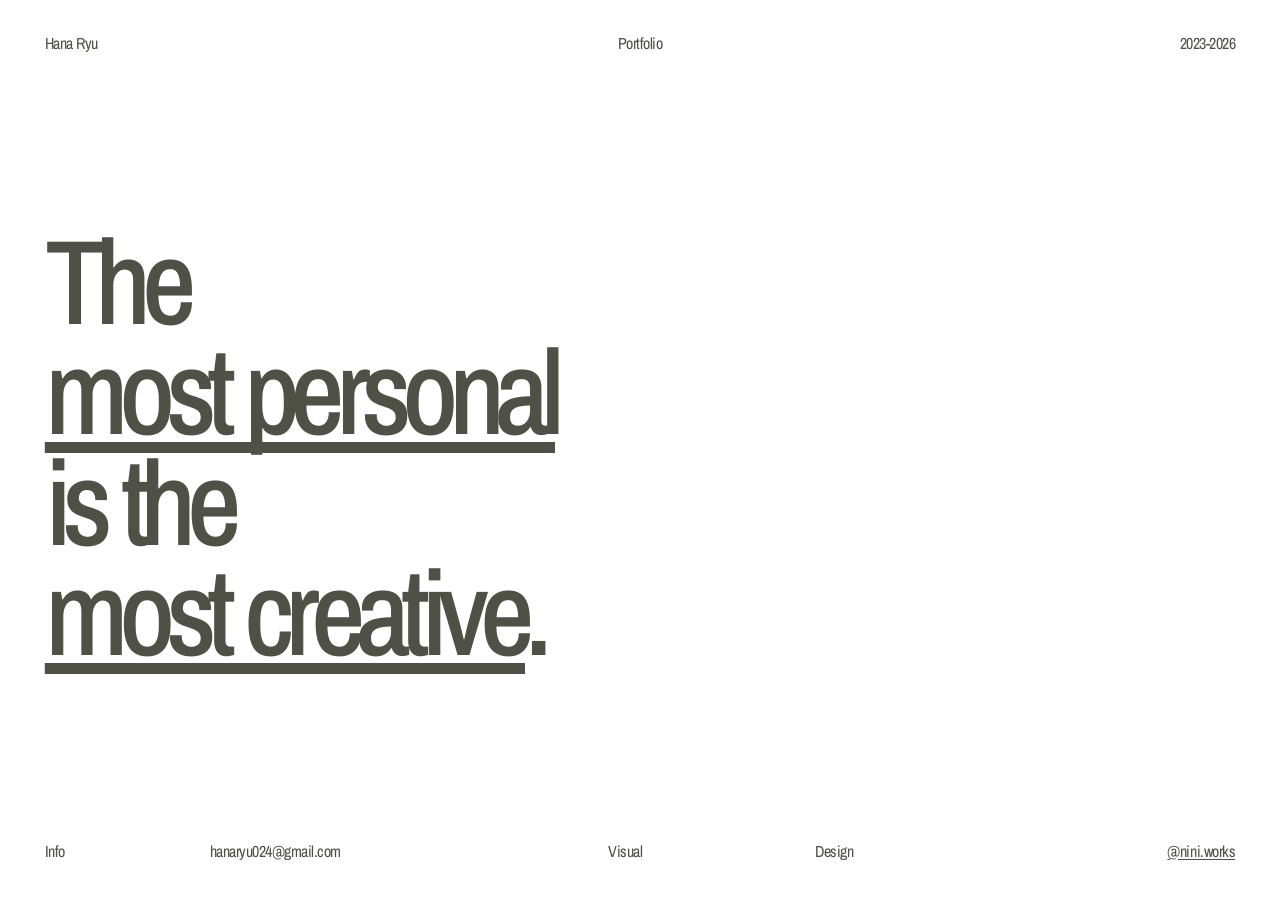
<file: index.html>
<!DOCTYPE html>
<html lang="en">
  <head>
    <meta charset="UTF-8" />
    <meta name="viewport" content="width=device-width, initial-scale=1.0" />
    <title>Ryu Portfolio</title>
    <meta name="description" content="Ryu Portfolio" />
    <meta property="og:title" content="Ryu Portfolio" />
    <meta property="og:description" content="Ryu Portfolio" />
    <meta property="og:site_name" content="Ryu Portfolio" />
    <meta property="og:type" content="website" />
    <meta name="twitter:title" content="Ryu Portfolio" />
    <meta name="twitter:description" content="Ryu Portfolio" />
    <link rel="preconnect" href="https://fonts.googleapis.com" />
    <link rel="preconnect" href="https://fonts.gstatic.com" crossorigin />
    <link
      href="https://fonts.googleapis.com/css2?family=Archivo+Narrow:wght@400;500;600&display=swap"
      rel="stylesheet"
    />
    <link rel="stylesheet" href="style.css" />
  </head>
  <body class="landing-page">
    <div class="page-shell">
      <header class="site-header">
        <span>Hana Ryu</span>
        <span>Portfolio</span>
        <span>2023-2026</span>
      </header>

      <main class="hero">
        <h1 class="hero-copy">
          The<br class="desktop-break" />
          <a href="personal.html" class="hero-link">most personal</a><br class="desktop-break" />
          is the<br class="desktop-break" />
          <a href="creative.html" class="hero-link">most creative</a>.
        </h1>
      </main>

      <footer class="site-footer">
        <div class="footer-block">
          <span>Info</span>
        </div>
        <div class="footer-block">
          <span>hanaryu024@gmail.com</span>
        </div>
        <div class="footer-block">
          <span>Visual</span>
        </div>
        <div class="footer-block">
          <span>Design</span>
        </div>
        <div class="footer-block">
          <span>@nini.works</span>
        </div>
      </footer>
    </div>
  </body>
</html>
</file>
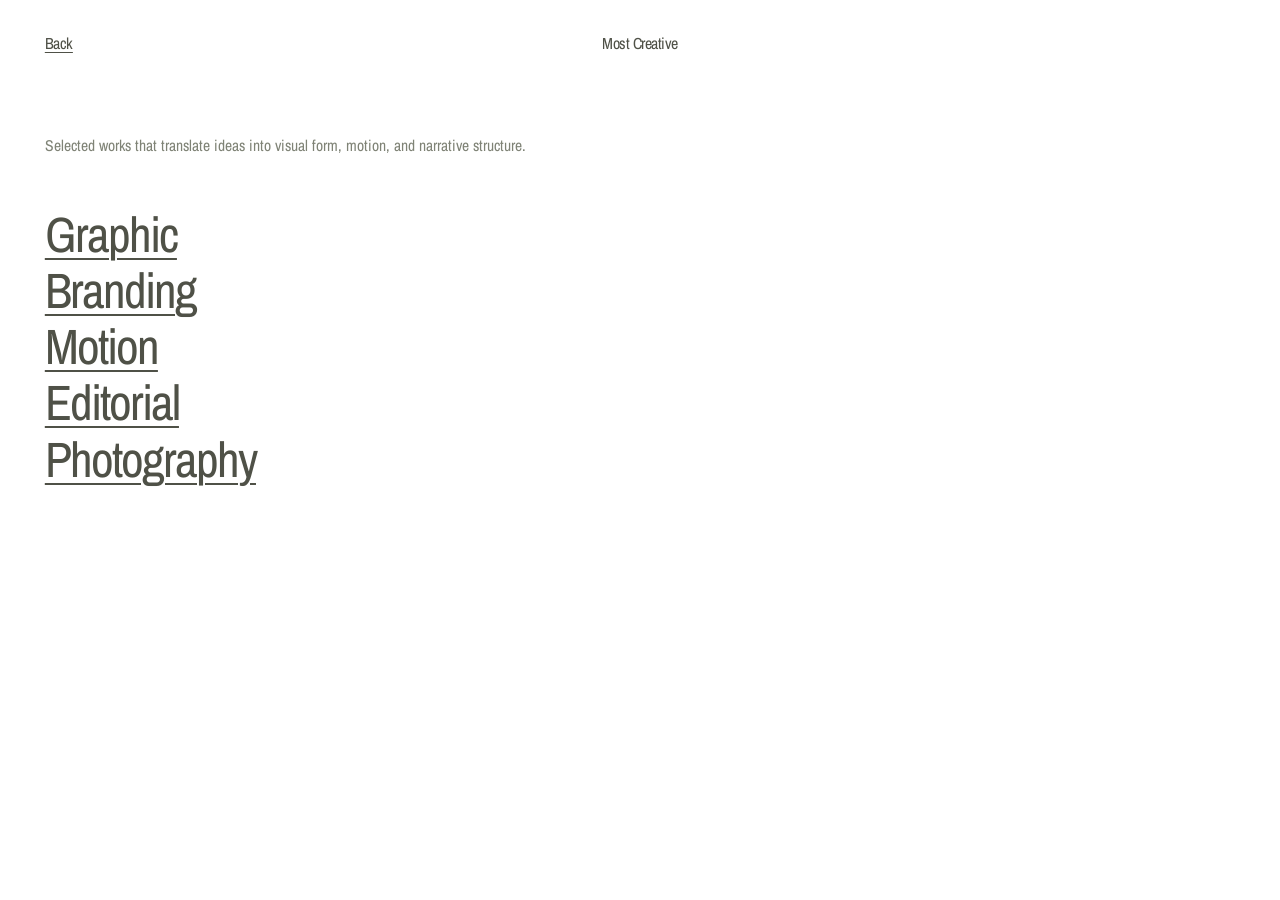
<file: creative.html>
<!DOCTYPE html>
<html lang="en">
  <head>
    <meta charset="UTF-8" />
    <meta name="viewport" content="width=device-width, initial-scale=1.0" />
    <title>Most Creative</title>
    <link rel="preconnect" href="https://fonts.googleapis.com" />
    <link rel="preconnect" href="https://fonts.gstatic.com" crossorigin />
    <link
      href="https://fonts.googleapis.com/css2?family=Archivo+Narrow:wght@400;500;600&display=swap"
      rel="stylesheet"
    />
    <link rel="stylesheet" href="style.css" />
  </head>
  <body>
    <div class="subpage-shell">
      <header class="subpage-header">
        <a href="index.html" class="back-link">Back</a>
        <span>Most Creative</span>
      </header>

      <main class="creative-page">
        <section class="creative-intro">
          <p>
            Selected works that translate ideas into visual form, motion, and
            narrative structure.
          </p>
        </section>

        <section class="project-list" aria-label="Creative project list">
          <a href="dummyoneproject.html" class="project-item">
            <span class="project-title">Graphic</span>
          </a>
          <article class="project-item">
            <span class="project-title">Branding</span>
          </article>
          <article class="project-item">
            <span class="project-title">Motion</span>
          </article>
          <article class="project-item">
            <span class="project-title">Editorial</span>
          </article>
          <article class="project-item">
            <span class="project-title">Photography</span>
          </article>
        </section>
      </main>
    </div>
  </body>
</html>
</file>
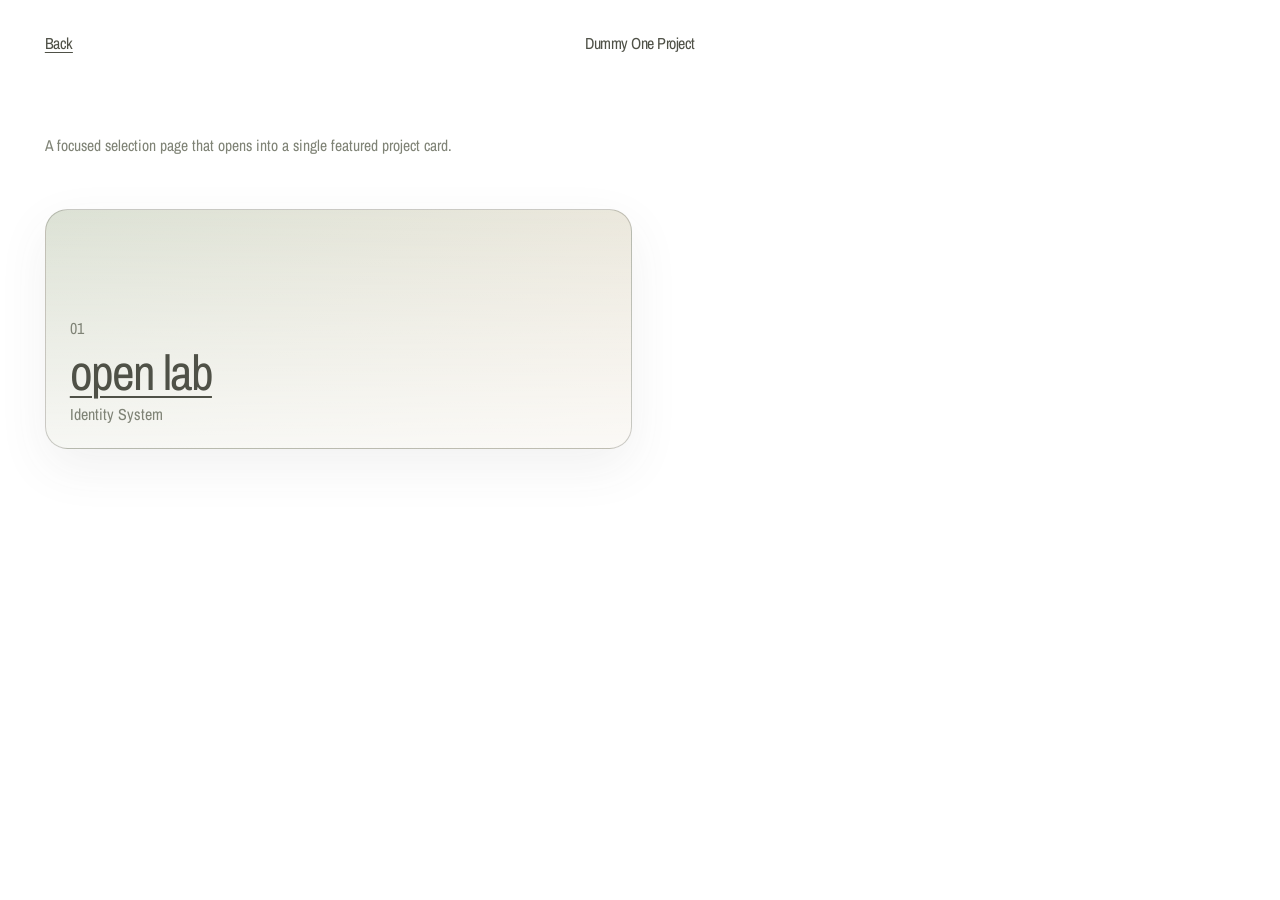
<file: dummyoneproject.html>
<!DOCTYPE html>
<html lang="en">
  <head>
    <meta charset="UTF-8" />
    <meta name="viewport" content="width=device-width, initial-scale=1.0" />
    <title>Dummy One Project</title>
    <link rel="preconnect" href="https://fonts.googleapis.com" />
    <link rel="preconnect" href="https://fonts.gstatic.com" crossorigin />
    <link
      href="https://fonts.googleapis.com/css2?family=Archivo+Narrow:wght@400;500;600&display=swap"
      rel="stylesheet"
    />
    <link rel="stylesheet" href="style.css" />
  </head>
  <body>
    <div class="subpage-shell">
      <header class="subpage-header">
        <a href="creative.html" class="back-link">Back</a>
        <span>Dummy One Project</span>
      </header>

      <main class="creative-page">
        <section class="creative-intro">
          <p>
            A focused selection page that opens into a single featured project
            card.
          </p>
        </section>

        <section class="project-grid" aria-label="Dummy project grid">
          <a href="openlab.html" class="project-card project-card-featured">
            <span class="project-number">01</span>
            <span class="project-title">open lab</span>
            <span class="project-tag">Identity System</span>
          </a>
        </section>
      </main>
    </div>
  </body>
</html>
</file>
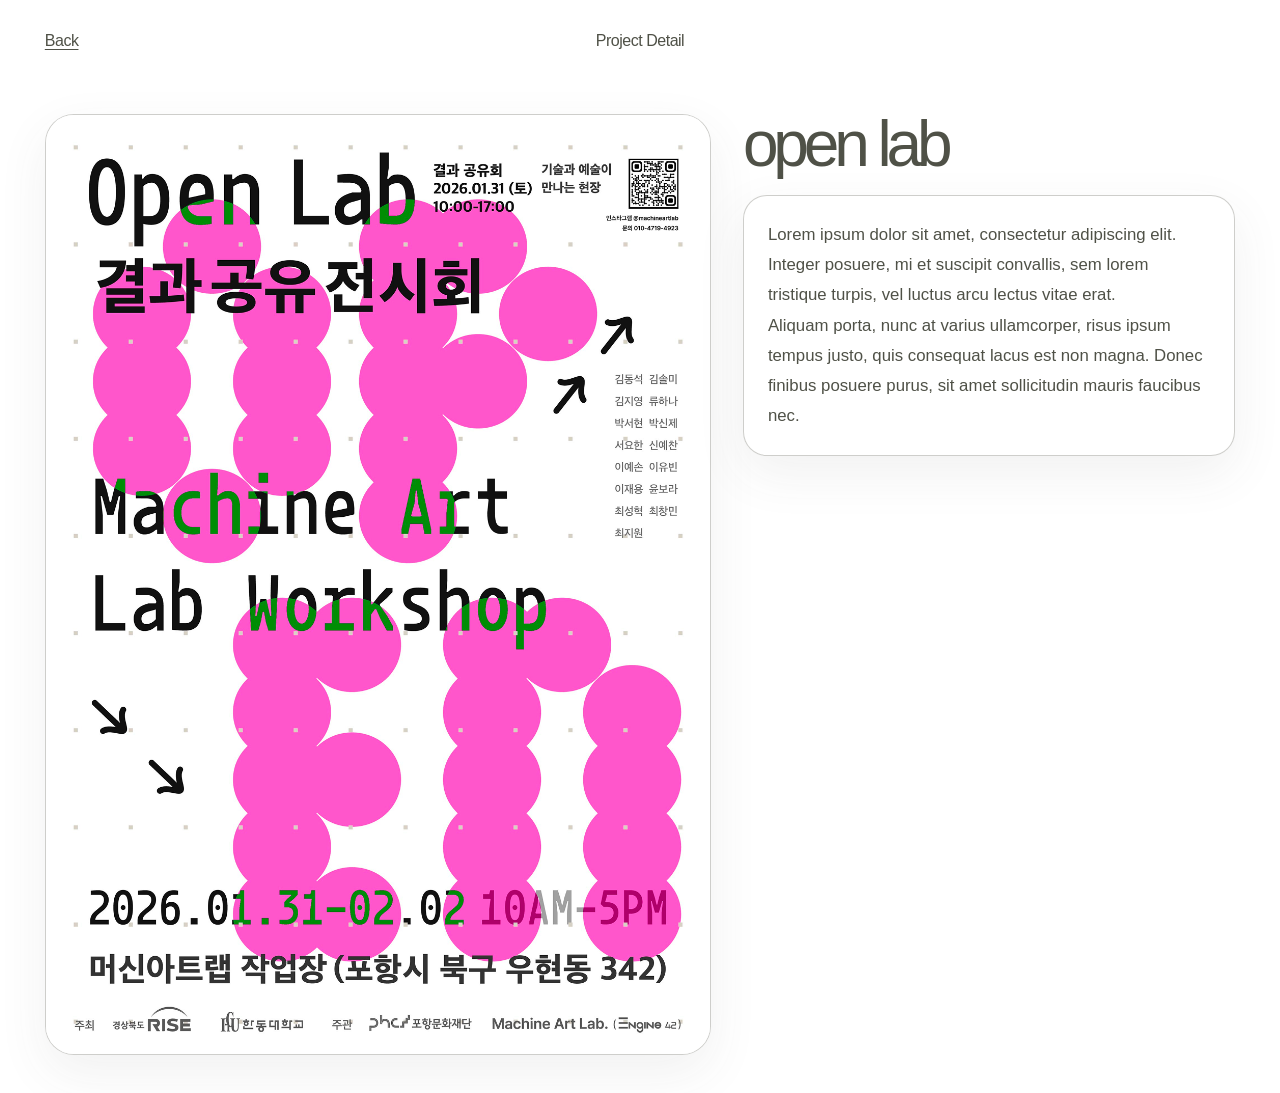
<file: openlab.html>
<!DOCTYPE html>
<html lang="en">
  <head>
    <meta charset="UTF-8" />
    <meta name="viewport" content="width=device-width, initial-scale=1.0" />
    <title>Open Lab</title>
    <link rel="preconnect" href="https://fonts.googleapis.com" />
    <link rel="preconnect" href="https://fonts.gstatic.com" crossorigin />
    <link
      href="https://fonts.googleapis.com/css2?family=Manrope:wght@400;500;600&display=swap"
      rel="stylesheet"
    />
    <link rel="stylesheet" href="style.css" />
  </head>
  <body>
    <div class="subpage-shell">
      <header class="subpage-header">
        <a href="dummyoneproject.html" class="back-link">Back</a>
        <span>Project Detail</span>
      </header>

      <main class="project-detail-grid">
        <figure class="project-visual">
          <img
            src="image/openlab_main.png"
            alt="Open Lab main visual"
            class="project-image"
          />
        </figure>

        <section class="project-meta">
          <h1 class="project-heading project-heading-small">open lab</h1>
          <div class="project-description-box">
            <p>
              Lorem ipsum dolor sit amet, consectetur adipiscing elit. Integer
              posuere, mi et suscipit convallis, sem lorem tristique turpis, vel
              luctus arcu lectus vitae erat.
            </p>
            <p>
              Aliquam porta, nunc at varius ullamcorper, risus ipsum tempus
              justo, quis consequat lacus est non magna. Donec finibus posuere
              purus, sit amet sollicitudin mauris faucibus nec.
            </p>
          </div>
        </section>
      </main>
    </div>
  </body>
</html>
</file>
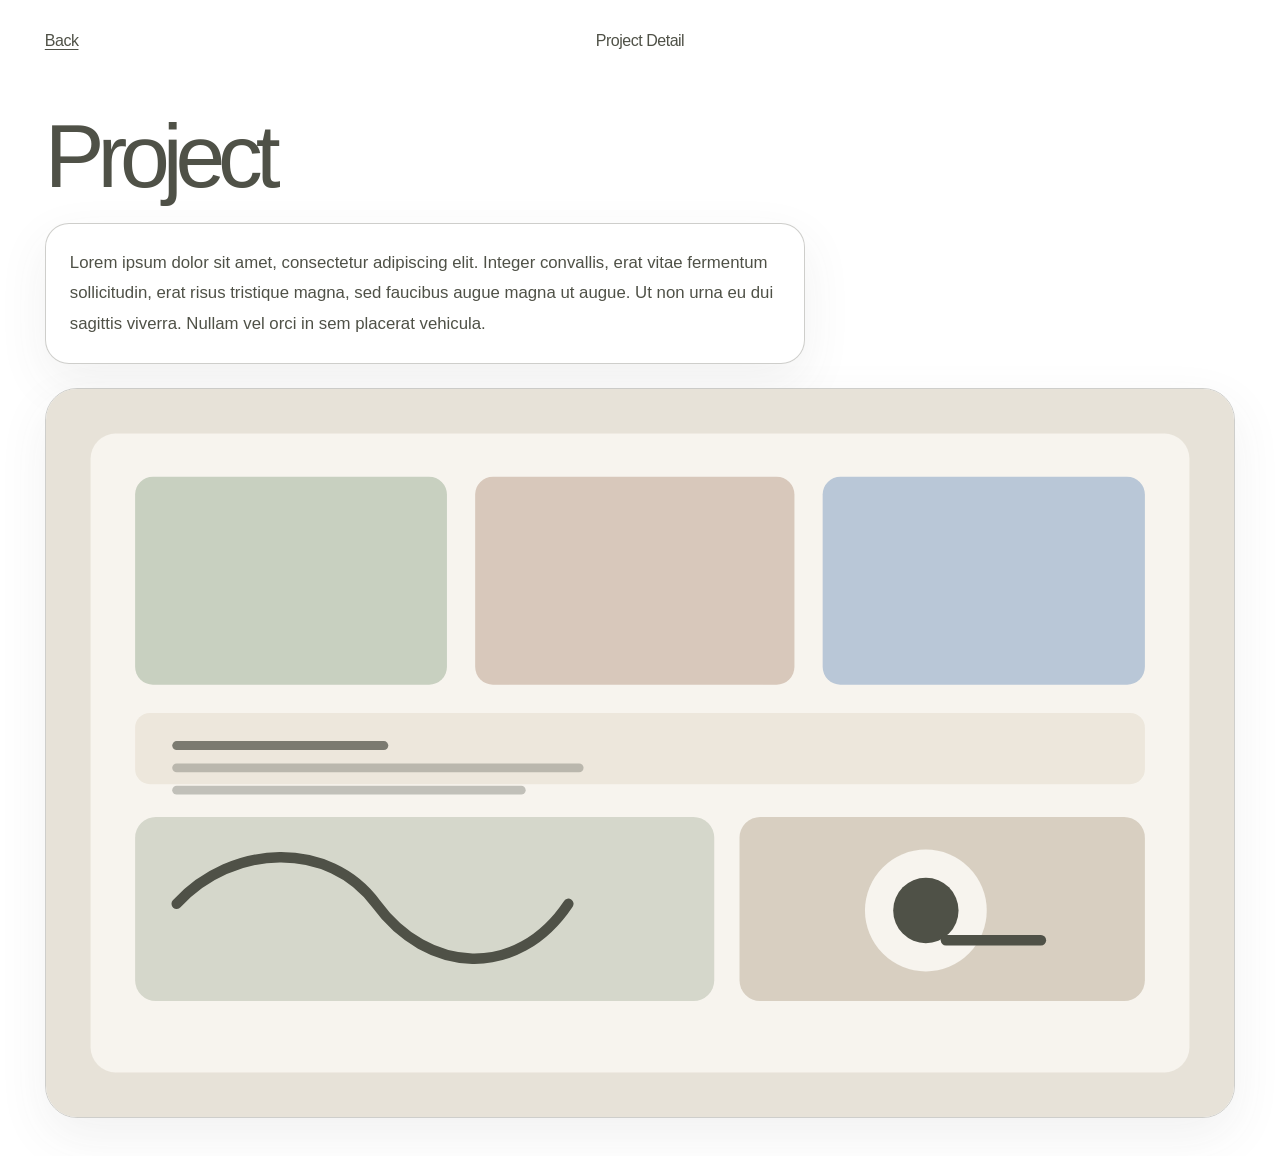
<file: project.html>
<!DOCTYPE html>
<html lang="en">
  <head>
    <meta charset="UTF-8" />
    <meta name="viewport" content="width=device-width, initial-scale=1.0" />
    <title>Project</title>
    <link rel="preconnect" href="https://fonts.googleapis.com" />
    <link rel="preconnect" href="https://fonts.gstatic.com" crossorigin />
    <link
      href="https://fonts.googleapis.com/css2?family=Manrope:wght@400;500;600&display=swap"
      rel="stylesheet"
    />
    <link rel="stylesheet" href="style.css" />
  </head>
  <body>
    <div class="subpage-shell">
      <header class="subpage-header">
        <a href="creative.html" class="back-link">Back</a>
        <span>Project Detail</span>
      </header>

      <main class="project-page">
        <h1 class="project-heading">Project</h1>

        <section class="project-description-box">
          <p>
            Lorem ipsum dolor sit amet, consectetur adipiscing elit. Integer
            convallis, erat vitae fermentum sollicitudin, erat risus tristique
            magna, sed faucibus augue magna ut augue. Ut non urna eu dui
            sagittis viverra. Nullam vel orci in sem placerat vehicula.
          </p>
        </section>

        <figure class="project-image-wrap">
          <img
            src="assets/project-placeholder.svg"
            alt="Dummy project visual"
            class="project-image"
          />
        </figure>
      </main>
    </div>
  </body>
</html>
</file>
<file: style.css>
:root {
  --bg: #f4f2ed;
  --panel: rgba(255, 255, 255, 0.62);
  --text: #4f5147;
  --muted: #7f8376;
  --line: rgba(79, 81, 71, 0.28);
  --shadow: 0 18px 50px rgba(79, 81, 71, 0.08);
}

* {
  box-sizing: border-box;
}

html,
body {
  margin: 0;
  min-height: 100%;
}

body {
  font-family: "Archivo Narrow", sans-serif;
  background: #ffffff;
  color: var(--text);
}

a {
  color: inherit;
  text-decoration: none;
}

.landing-page {
  min-height: 100vh;
}

.page-shell,
.subpage-shell {
  min-height: 100vh;
  padding: 2rem 2.8rem 2.4rem;
  display: flex;
  flex-direction: column;
}

.site-header,
.site-footer,
.subpage-header {
  display: grid;
  align-items: start;
  gap: 1rem;
  font-size: 1rem;
  letter-spacing: -0.03em;
}

.site-header,
.subpage-header {
  grid-template-columns: repeat(3, 1fr);
}

.site-header span:nth-child(2),
.subpage-header span {
  text-align: center;
}

.site-header span:last-child {
  text-align: right;
}

.hero {
  flex: 1;
  display: flex;
  align-items: center;
}

.hero-copy {
  margin: 0;
  max-width: 10ch;
  font-size: clamp(4rem, 10vw, 7.5rem);
  line-height: 0.92;
  letter-spacing: -0.08em;
  font-weight: 500;
}

.desktop-break {
  display: block;
}

.hero-link {
  text-decoration: underline;
  text-decoration-thickness: 0.09em;
  text-underline-offset: 0.07em;
  text-decoration-skip-ink: none;
  transition: opacity 180ms ease, transform 180ms ease;
}

.hero-link:hover {
  opacity: 0.72;
  transform: translateY(-0.02em);
}

.site-footer {
  grid-template-columns: 0.7fr 1.8fr 0.9fr 0.9fr 1fr;
  align-items: end;
}

.footer-block {
  display: flex;
  flex-direction: column;
  gap: 0.35rem;
}

.footer-block:nth-child(5) {
  text-decoration: underline;
  text-underline-offset: 0.12em;
  align-items: flex-end;
}

.back-link {
  text-decoration: underline;
  text-underline-offset: 0.18em;
}

.subpage-header {
  margin-bottom: 4rem;
}

.subpage-header a {
  justify-self: start;
}

.text-page {
  max-width: 760px;
  display: grid;
  gap: 1.5rem;
}

.body-copy {
  margin: 0;
  font-size: clamp(1.1rem, 2vw, 1.4rem);
  line-height: 1.8;
  color: var(--text);
}

.inline-preview {
  position: relative;
  display: inline-flex;
  align-items: baseline;
}

.music-link {
  text-decoration: underline;
  text-underline-offset: 0.14em;
}

.preview-card {
  position: absolute;
  left: 0;
  top: calc(100% + 0.8rem);
  z-index: 10;
  width: min(320px, 72vw);
  display: grid;
  gap: 0.7rem;
  padding: 0.85rem;
  border: 1px solid rgba(79, 81, 71, 0.18);
  border-radius: 1.2rem;
  background: rgba(255, 255, 255, 0.96);
  box-shadow: 0 18px 40px rgba(0, 0, 0, 0.12);
  opacity: 0;
  visibility: hidden;
  transform: translateY(8px);
  transition: opacity 180ms ease, transform 180ms ease, visibility 180ms ease;
}

.preview-thumb {
  display: block;
  width: 100%;
  aspect-ratio: 16 / 9;
  object-fit: cover;
  border-radius: 0.8rem;
}

.preview-meta {
  display: grid;
  gap: 0.22rem;
}

.preview-label {
  font-size: 0.72rem;
  letter-spacing: 0.04em;
  text-transform: uppercase;
  color: #cc0000;
}

.preview-title {
  font-size: 0.92rem;
  line-height: 1.35;
  color: #1c1c1c;
}

.inline-preview:hover .preview-card,
.inline-preview:focus-within .preview-card {
  opacity: 1;
  visibility: visible;
  transform: translateY(0);
}

.creative-page {
  display: grid;
  gap: 2.2rem;
}

.creative-intro {
  max-width: 540px;
  font-size: 0.98rem;
  line-height: 1.55;
  color: var(--muted);
}

.project-list {
  display: grid;
  gap: 0.35rem;
  max-width: 780px;
}

.project-item {
  display: grid;
  grid-template-columns: 1fr;
  align-items: center;
  width: fit-content;
  padding: 0;
  border: 0;
  border-radius: 0;
  background: transparent;
  box-shadow: none;
  transition: opacity 180ms ease, transform 180ms ease;
}

.project-item:hover {
  opacity: 0.7;
  transform: translateX(4px);
}

.project-grid {
  display: grid;
  grid-template-columns: repeat(2, minmax(0, 1fr));
  gap: 1rem;
}

.project-card {
  display: grid;
  align-content: end;
  min-height: 240px;
  padding: 1.4rem 1.5rem;
  border: 1px solid var(--line);
  border-radius: 1.4rem;
  background: var(--panel);
  backdrop-filter: blur(12px);
  box-shadow: var(--shadow);
  transition: transform 180ms ease, border-color 180ms ease, background 180ms ease;
}

.project-card:hover {
  transform: translateY(-4px);
  border-color: rgba(79, 81, 71, 0.45);
  background: rgba(255, 255, 255, 0.72);
}

.project-card-featured {
  background:
    linear-gradient(180deg, rgba(255, 255, 255, 0.1), rgba(255, 255, 255, 0.74)),
    linear-gradient(135deg, #d8ded0 0%, #efe8dc 100%);
}

.project-number,
.project-tag {
  font-size: 1rem;
  color: var(--muted);
}

.project-title {
  width: fit-content;
  font-size: clamp(2rem, 4vw, 3.1rem);
  line-height: 1.02;
  letter-spacing: -0.04em;
  text-decoration: underline;
  text-decoration-thickness: 0.04em;
  text-underline-offset: 0.12em;
}

.project-card .project-title {
  margin: 0.5rem 0 0.35rem;
}

.project-page {
  display: grid;
  gap: 1.5rem;
}

.project-heading {
  margin: 0;
  font-size: clamp(3rem, 7vw, 5.8rem);
  line-height: 0.95;
  letter-spacing: -0.08em;
  font-weight: 500;
}

.project-description-box {
  max-width: 760px;
  padding: 1.5rem;
  border: 1px solid var(--line);
  border-radius: 1.5rem;
  background: var(--panel);
  box-shadow: var(--shadow);
}

.project-description-box p {
  margin: 0;
  font-size: 1.05rem;
  line-height: 1.8;
}

.project-image-wrap {
  margin: 0;
  border-radius: 2rem;
  overflow: hidden;
  border: 1px solid var(--line);
  box-shadow: var(--shadow);
}

.project-image {
  display: block;
  width: 100%;
  height: auto;
}

.project-detail-grid {
  display: grid;
  grid-template-columns: minmax(0, 1.15fr) minmax(320px, 0.85fr);
  gap: 2rem;
  align-items: start;
}

.project-visual {
  margin: 0;
  border-radius: 1.8rem;
  overflow: hidden;
  border: 1px solid var(--line);
  background: rgba(255, 255, 255, 0.5);
  box-shadow: var(--shadow);
}

.project-meta {
  display: grid;
  gap: 1.25rem;
  align-content: start;
}

.project-heading-small {
  font-size: clamp(2.4rem, 5vw, 4.6rem);
}

@media (max-width: 900px) {
  .page-shell,
  .subpage-shell {
    padding: 1.4rem 1.2rem 1.8rem;
  }

  .site-header,
  .subpage-header,
  .site-footer {
    grid-template-columns: 1fr;
  }

  .site-header span:nth-child(2),
  .site-header span:last-child,
  .subpage-header span {
    text-align: left;
  }

  .hero {
    align-items: flex-start;
    padding: 4rem 0;
  }

  .hero-copy {
    max-width: none;
    font-size: clamp(3.2rem, 16vw, 5rem);
  }

  .desktop-break {
    display: none;
  }

  .project-grid,
  .project-detail-grid {
    grid-template-columns: 1fr;
  }

  .project-item {
    grid-template-columns: 1fr;
    gap: 0.2rem;
  }

  .footer-block:last-child {
    align-items: flex-start;
  }
}
</file>
